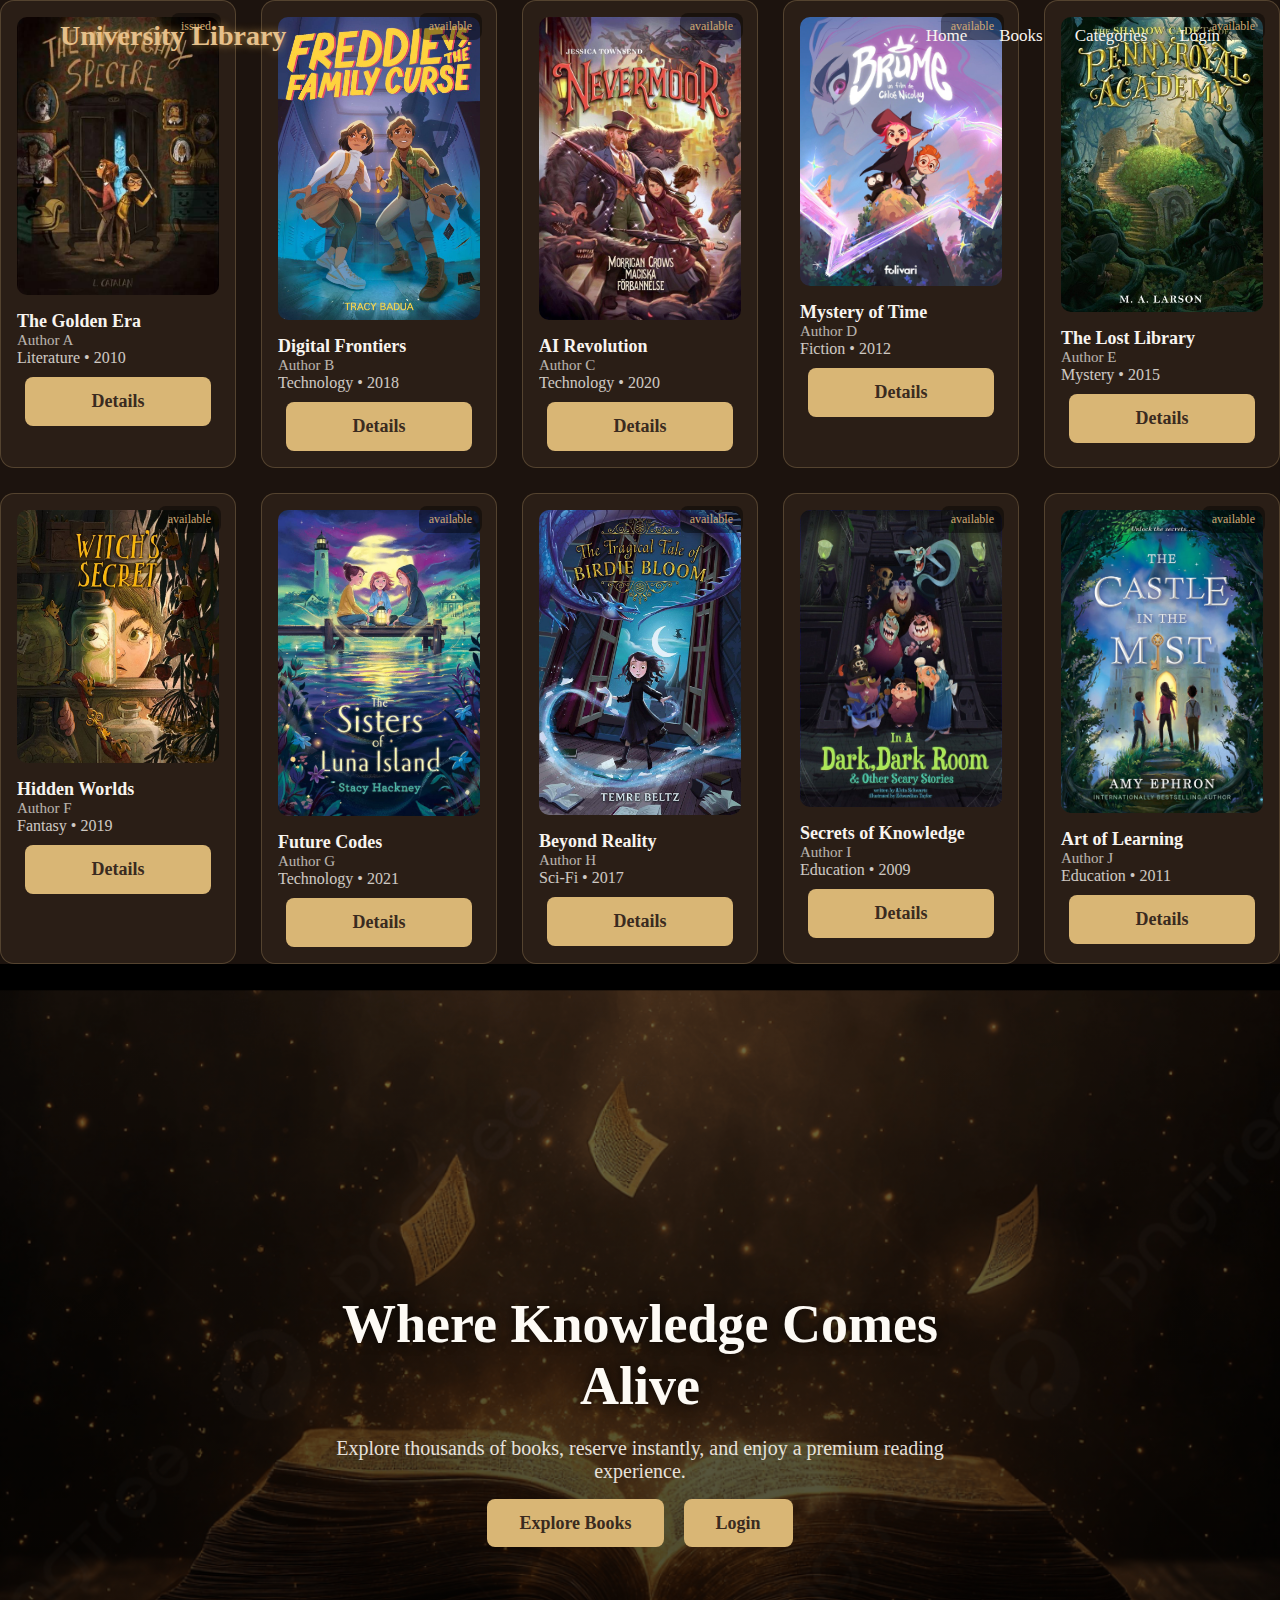
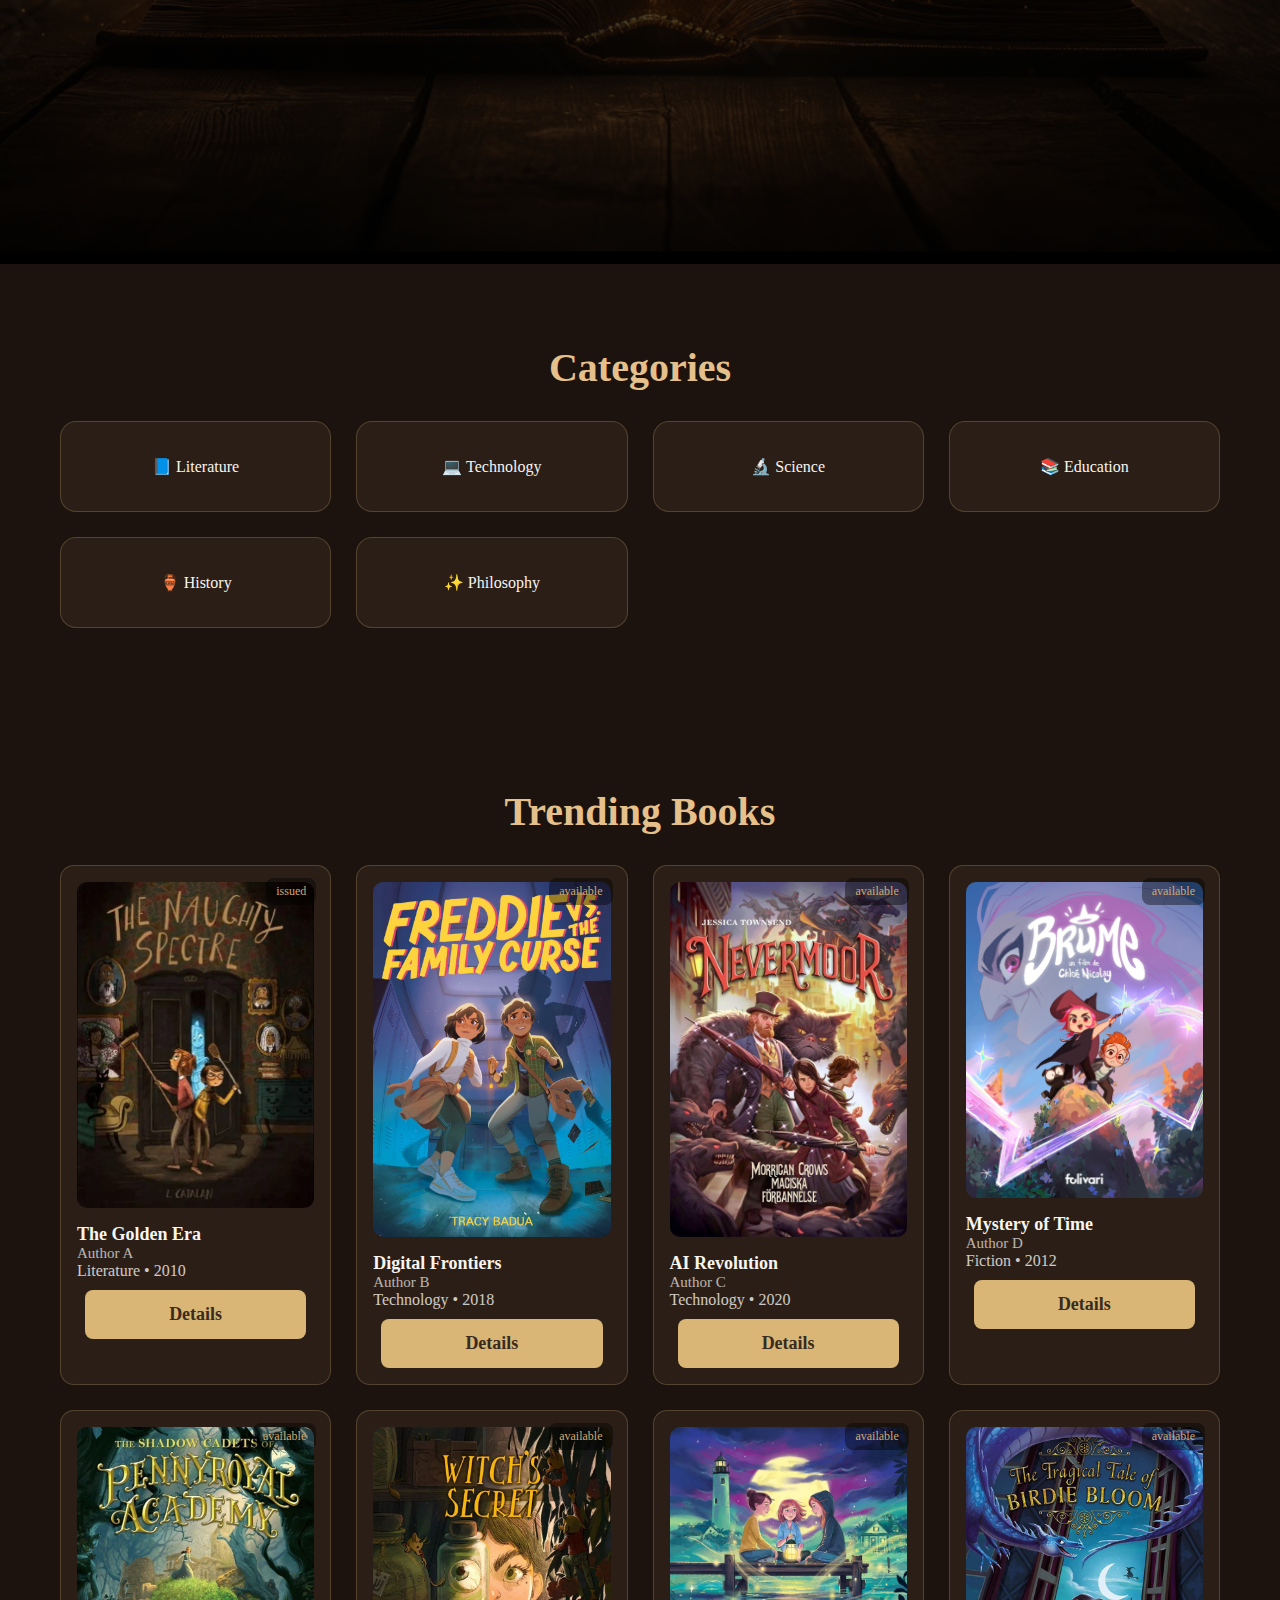
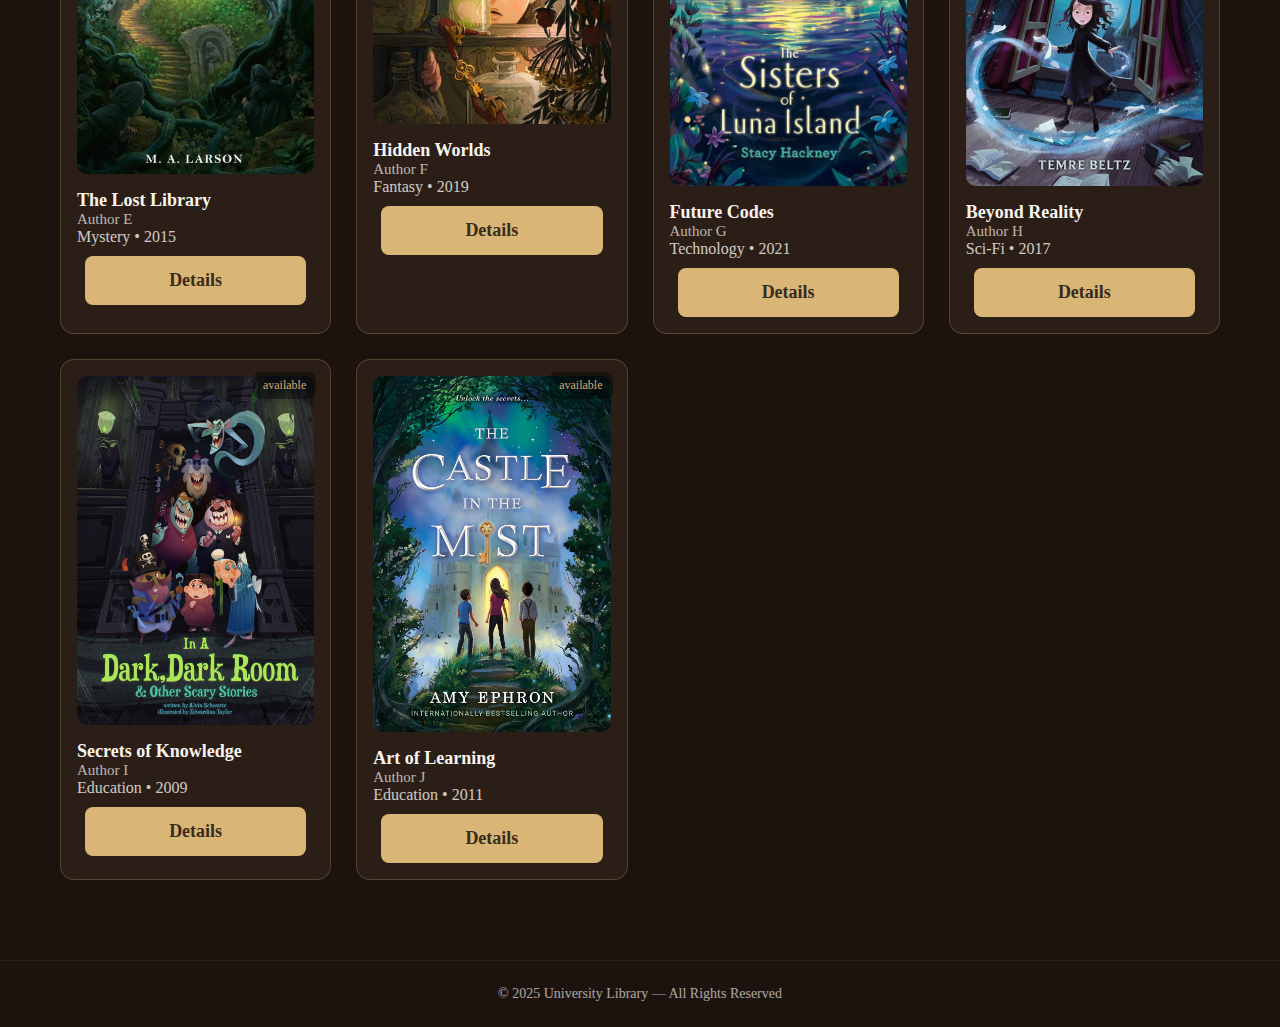
<file: test/index.html>
<!DOCTYPE html>
<html lang="en">
<head>
    <meta charset="UTF-8">
    <title>University Library</title>
    <link rel="stylesheet" href="style.css">
</head>

<body>
<div class="books-grid" id="profileHistory"></div>

    <!-- NAVBAR -->
    <nav class="navbar" id="navbar">
        <div class="logo">University Library</div>
        <div class="nav-links">
            <a href="index.html">Home</a>
            <a href="books.html">Books</a>
            <a href="categories.html">Categories</a>
            <a href="login.html">Login</a>
        </div>
    </nav>

    <!-- HERO SECTION -->
    <section class="hero">
        <div class="hero-content">
            <h1 class="hero-title">Where Knowledge Comes Alive</h1>
            <p class="hero-subtitle">Explore thousands of books, reserve instantly, and enjoy a premium reading experience.</p>

            <a href="books.html" class="btn-gold">Explore Books</a>
            <a href="login.html" class="btn-gold">Login</a>
        </div>
    </section>


    <!-- CATEGORIES SECTION -->
    <section class="section">
        <h2 class="section-title">Categories</h2>

        <div class="category-grid">
            <div class="category-card">📘 Literature</div>
            <div class="category-card">💻 Technology</div>
            <div class="category-card">🔬 Science</div>
            <div class="category-card">📚 Education</div>
            <div class="category-card">🏺 History</div>
            <div class="category-card">✨ Philosophy</div>
        </div>
    </section>


    <!-- TRENDING BOOKS SECTION -->
    <section class="section">
        <h2 class="section-title">Trending Books</h2>

        <div class="books-grid">
            <div class="book-card">
                <img src="images/book1.jpg" alt="">
                <h3 class="book-title">Book Title 1</h3>
                <p class="book-author">Author 1</p>
            </div>

            <div class="book-card">
                <img src="images/book2.jpg" alt="">
                <h3 class="book-title">Book Title 2</h3>
                <p class="book-author">Author 2</p>
            </div>

            <div class="book-card">
                <img src="images/book3.jpg" alt="">
                <h3 class="book-title">Book Title 3</h3>
                <p class="book-author">Author 3</p>
            </div>

            <div class="book-card">
                <img src="images/book4.jpg" alt="">
                <h3 class="book-title">Book Title 4</h3>
                <p class="book-author">Author 4</p>
            </div>
        </div>
    </section>


    <!-- FOOTER -->
    <footer class="footer">
        © 2025 University Library — All Rights Reserved
    </footer>


    <!-- NAVBAR SCROLL SCRIPT -->
    <script>
        const navbar = document.getElementById("navbar");

        window.addEventListener("scroll", () => {
            if (window.scrollY > 80) {
                navbar.classList.add("scrolled");
            } else {
                navbar.classList.remove("scrolled");
            }
        });
    </script>

    <script src="app.js"></script>
</body>
</html>
</file>
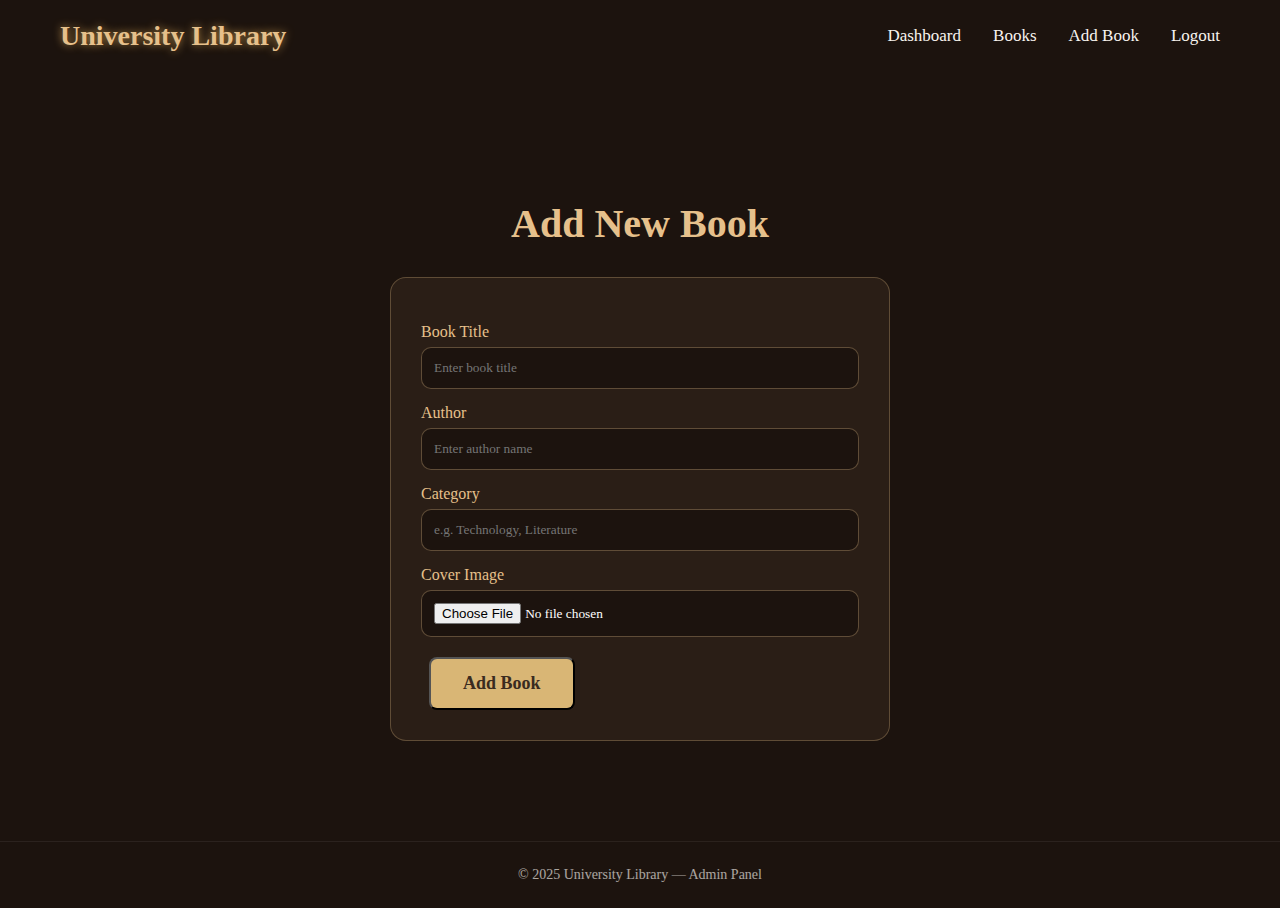
<file: test/add_book.html>
<!DOCTYPE html>
<html lang="en">
<head>
    <meta charset="UTF-8">
    <title>Add Book – University Library</title>
    <link rel="stylesheet" href="style.css">
</head>

<body>

    <!-- NAVBAR -->
    <nav class="navbar" id="navbar">
        <div class="logo">University Library</div>
        <div class="nav-links">
            <a href="admin_dashboard.html">Dashboard</a>
            <a href="books.html">Books</a>
            <a href="add_book.html">Add Book</a>
            <a href="index.html">Logout</a>
        </div>
    </nav>

    <!-- PAGE HEADER -->
    <section class="section" style="margin-top: 120px;">
        <h2 class="section-title">Add New Book</h2>

        <div class="add-form-container">
            <form id="addBookForm">
                <input type="hidden" id="bookId" value="">

                <label>Book Title</label>
                <input type="text" id="title" placeholder="Enter book title" required>

                <label>Author</label>
                <input type="text" id="author" placeholder="Enter author name" required>

                <label>Category</label>
                <input type="text" id="category" placeholder="e.g. Technology, Literature" required>

                <label>Cover Image</label>
                <input type="file" id="imageInput" accept="image/*">

                <button type="submit" class="btn-gold" style="margin-top: 20px;">Add Book</button>
            </form>
        </div>

        <p id="successMsg" style="text-align:center; margin-top:20px; color:#e6c08b; font-size:18px;"></p>
    </section>

    <footer class="footer">
        © 2025 University Library — Admin Panel
    </footer>


    <!-- SCRIPT FOR FORM -->
    <script>
        const form = document.getElementById("addBookForm");
        const successMsg = document.getElementById("successMsg");

        form.addEventListener("submit", function(e){
            e.preventDefault();

            successMsg.textContent = "Book added successfully! ✔️";
            form.reset();

            setTimeout(() => {
                successMsg.textContent = "";
            }, 2500);
        });

        // NAVBAR EFFECT
        const navbar = document.getElementById("navbar");
        window.addEventListener("scroll", () => {
            if (window.scrollY > 80) navbar.classList.add("scrolled");
            else navbar.classList.remove("scrolled");
        });
    </script>
     <script>
document.getElementById("addBookForm").onsubmit = e => {
  e.preventDefault();

  fetch("api/add_book.php", {
    method: "POST",
    headers: { "Content-Type": "application/json" },
    body: JSON.stringify({
      title: title.value,
      author: author.value,
      year: year.value,
      image: image.value
    })
  })
  .then(r=>r.json())
  .then(d=>{
    if(d.status==="success"){
      alert("Book added successfully");
      location.href="books.html";
    } else alert(d.message);
  });
};
</script>

    <script src="app.js"></script>
</body>
</html>
</file>
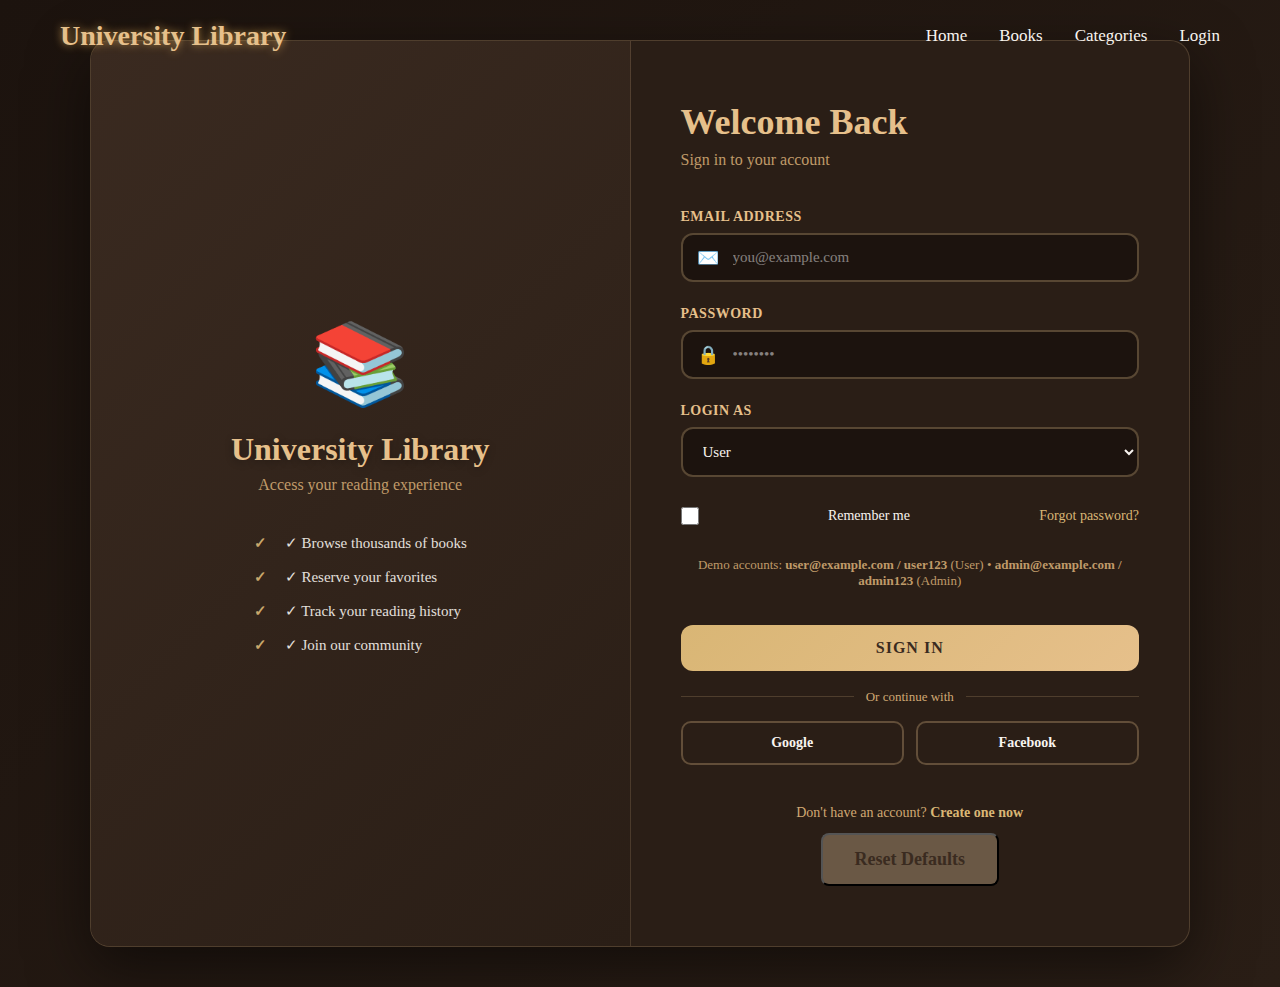
<file: test/admin_dashboard.html>
<!DOCTYPE html>
<html lang="en">
<head>
    <meta charset="UTF-8">
    <title>Admin Dashboard – University Library</title>
    <link rel="stylesheet" href="style.css">
</head>

<body>

    <!-- SIDEBAR -->
    <aside class="admin-sidebar">
        <h2 class="sidebar-title">Admin Panel</h2>

        <a href="admin_dashboard.html" class="sidebar-link active">📊 Dashboard</a>
        <a href="books.html" class="sidebar-link">📚 Manage Books</a>
        <a href="add_book.html" class="sidebar-link">➕ Add Book</a>
        <a href="reservations_admin.html" class="sidebar-link">📝 Reservations</a>
        <a href="index.html" class="sidebar-link">🚪 Logout</a>
    </aside>

    <!-- MAIN CONTENT -->
    <main class="admin-main">

        <div style="display:flex; align-items:center; gap:12px;">
            <div>
                <h1 class="admin-title">Welcome, Admin</h1>
                <p class="admin-subtitle">Here is an overview of your library system.</p>
            </div>
            <div style="margin-left:auto; display:flex; gap:8px;">
                <button id="seedDemoBtn" class="btn-gold">Seed Demo Data</button>
                <button id="resetDemoBtn" class="btn-gold" style="background:#6a5845;">Reset Defaults</button>
            </div>
        </div>

        <!-- DASHBOARD CARDS -->
        <div class="admin-cards" id="adminReport">
            <!-- filled by app.js -->
        </div>

        <!-- LATEST RESERVATIONS TABLE -->
        <h2 class="section-title" style="margin-top:40px;">Recent Reservations</h2>

        <table class="admin-table">
            <tr>
                <th>User</th>
                <th>Book</th>
                <th>Date</th>
                <th>Status</th>
            </tr>
            <tbody id="adminReservationsTableBody"></tbody>
        </table>

    </main>

    <script src="app.js"></script>
</body>
</html>
</file>
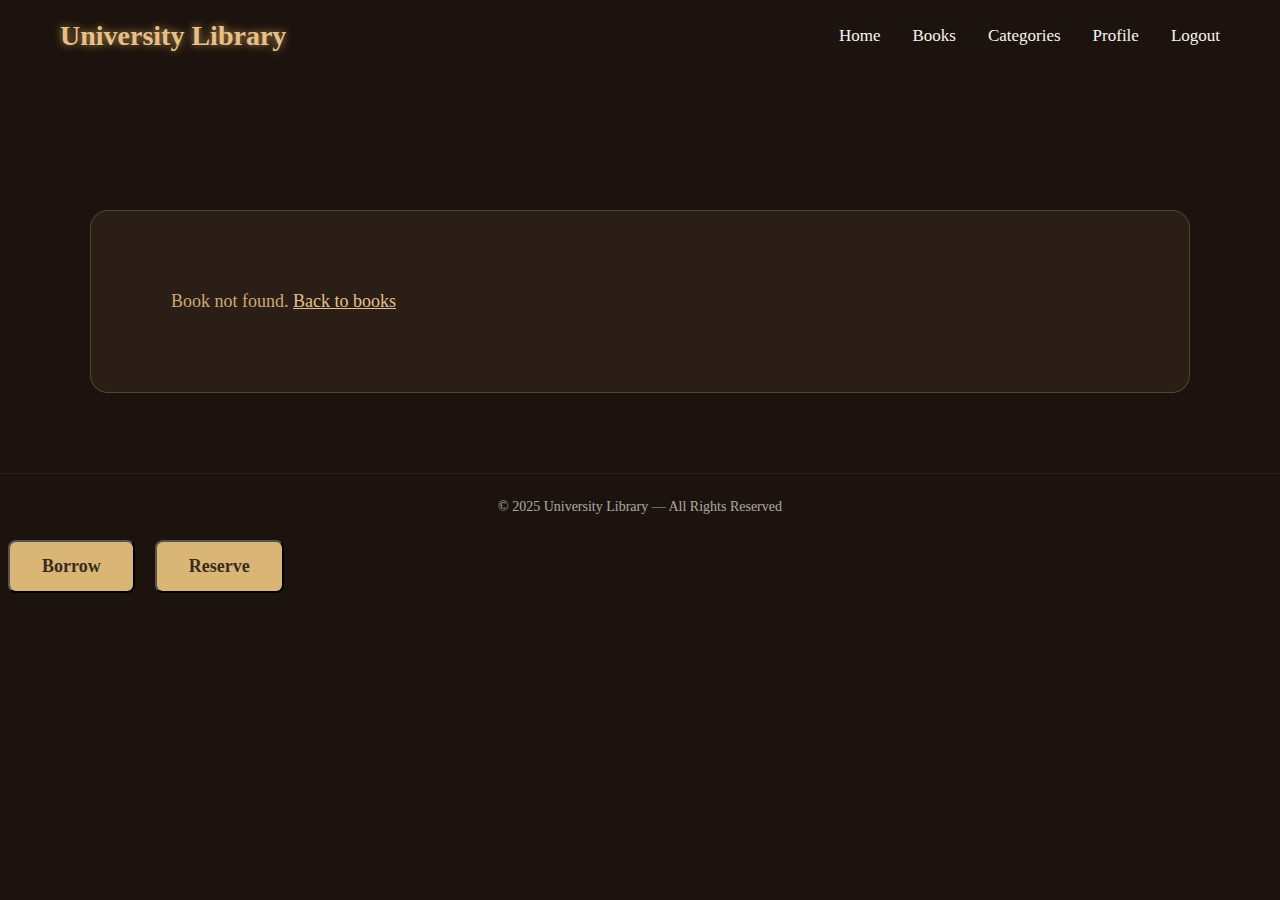
<file: test/book_details.html>
<!DOCTYPE html>
<html lang="en">
<head>
    <meta charset="UTF-8">
    <title>Book Details – University Library</title>
    <link rel="stylesheet" href="style.css">
</head>

<body>

    <!-- NAVBAR -->
    <nav class="navbar" id="navbar">
        <div class="logo">University Library</div>
        <div class="nav-links">
            <a href="index.html">Home</a>
            <a href="books.html">Books</a>
            <a href="categories.html">Categories</a>
            <a href="profile.html">Profile</a>
            <a href="login.html">Logout</a>
        </div>
    </nav>

    <!-- BOOK DETAILS AREA -->
    <section class="section" style="margin-top:130px;">
        <div class="details-container">

            <!-- IMAGE -->
            <div class="details-image">
                <img id="detailsImage" src="" alt="Book Cover">
            </div>

            <!-- INFO -->
            <div class="details-info">

                <h2 id="detailsTitle" class="details-title"></h2>
                <p id="detailsAuthor" class="details-author"></p>
                <div class="details-meta" style="display:flex; gap:18px; flex-wrap:wrap; margin-top:8px;">
                    <span id="detailsISBN" style="opacity:0.85;"></span>
                    <span id="detailsCategory" style="opacity:0.85;"></span>
                    <span id="detailsYear" style="opacity:0.85;"></span>
                    <span id="detailsLanguage" style="opacity:0.85;"></span>
                </div>
                <p id="detailsPublisher" style="opacity:0.85; margin-top:6px;"></p>
                <p id="detailsStatus" style="font-weight:600; color:#e6c08b; margin-top:6px;"></p>

                <p class="details-description" id="detailsDescription" style="margin-top:12px;">
                    This is a preview description.  
                    Each book contains unique information based on the Library's archive database.  
                    The book details are dynamically loaded from the system.
                </p>

                <div style="display:flex; gap:10px; align-items:center; margin-top:16px;">
                    <button id="actionPrimary" class="btn-gold details-btn">Loading...</button>
                    <button id="actionSecondary" class="btn-gold details-btn" style="background:#6a5845; display:none;">Return</button>
                    <button id="actionRenew" class="btn-gold details-btn" style="background:#8ea67f; display:none;">Renew</button>
                </div>

                <div id="borrowerInfo" style="margin-top:12px; opacity:0.85;"></div>
                <div id="reservationsList" style="margin-top:10px; opacity:0.85;"></div>

                <div id="similarBooks" style="margin-top:18px;">
                    <h4 style="margin-bottom:8px; color:#d0a873;">Similar books</h4>
                    <div id="similarBooksGrid" class="books-grid"></div>
                </div>

            </div>

        </div>
    </section>

    <footer class="footer">
        © 2025 University Library — All Rights Reserved
    </footer>

    <script src="app.js"></script>
  <script>
const id = new URLSearchParams(window.location.search).get("id");

fetch("api/books.php?id=" + id)
  .then(r => r.json())
  .then(b => {
    document.querySelector(".details-title").textContent = b.title;
    document.querySelector(".details-author").textContent = b.author;
    document.querySelector(".details-description").textContent = b.description;
    document.querySelector(".details-image img").src = "images/" + b.image;
  });
</script>
  <button class="btn-gold" onclick="borrowBook()">Borrow</button>
<script>
function borrowBook() {
  fetch("api/borrow.php", {
    method: "POST",
    headers: {"Content-Type":"application/json"},
    body: JSON.stringify({ book_id: id })
  })
  .then(r=>r.json())
  .then(d=>alert(d.message));
}
</script>
<button class="btn-gold" onclick="reserveBook()">Reserve</button>

<script>
function reserveBook() {
  fetch("api/reserve.php", {
    method: "POST",
    headers: {"Content-Type":"application/json"},
    body: JSON.stringify({ book_id: id })
  })
  .then(r=>r.json())
  .then(d=>alert(d.message));
}
</script>

</body>
</html>
</file>
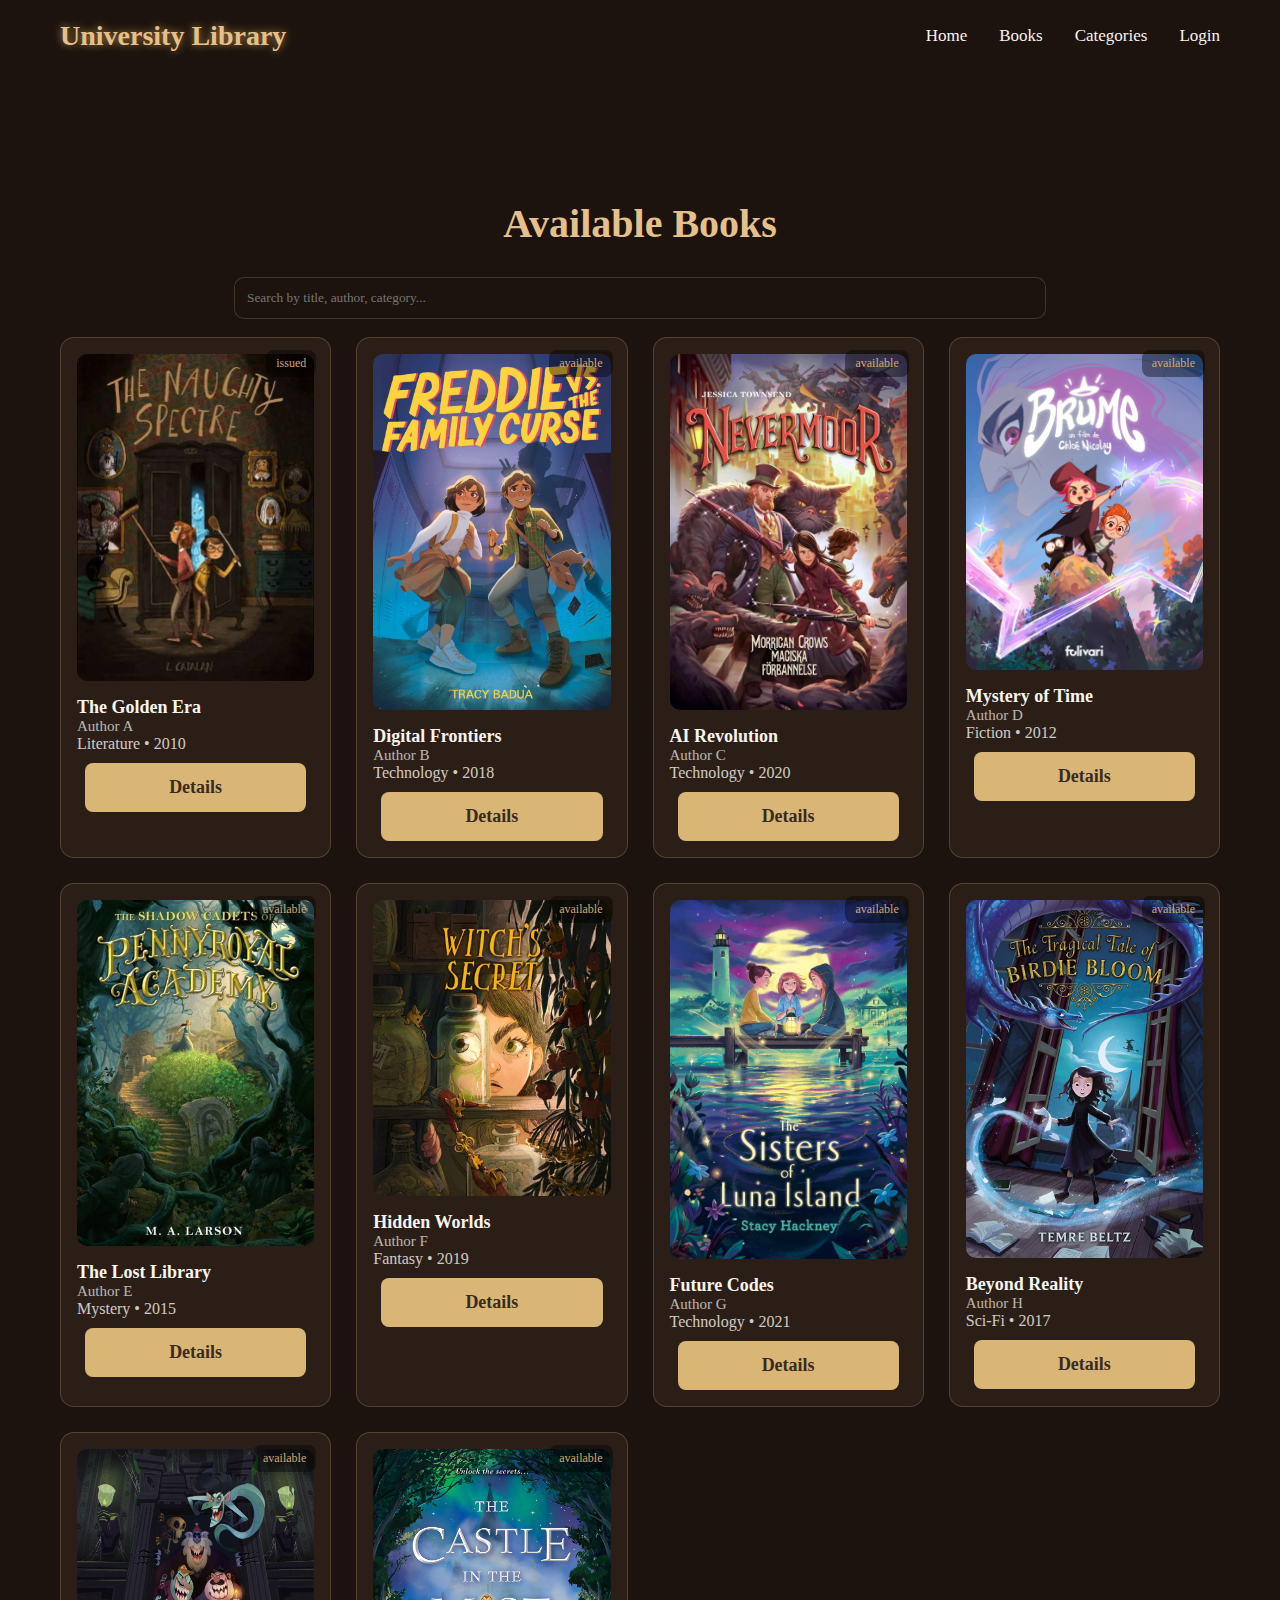
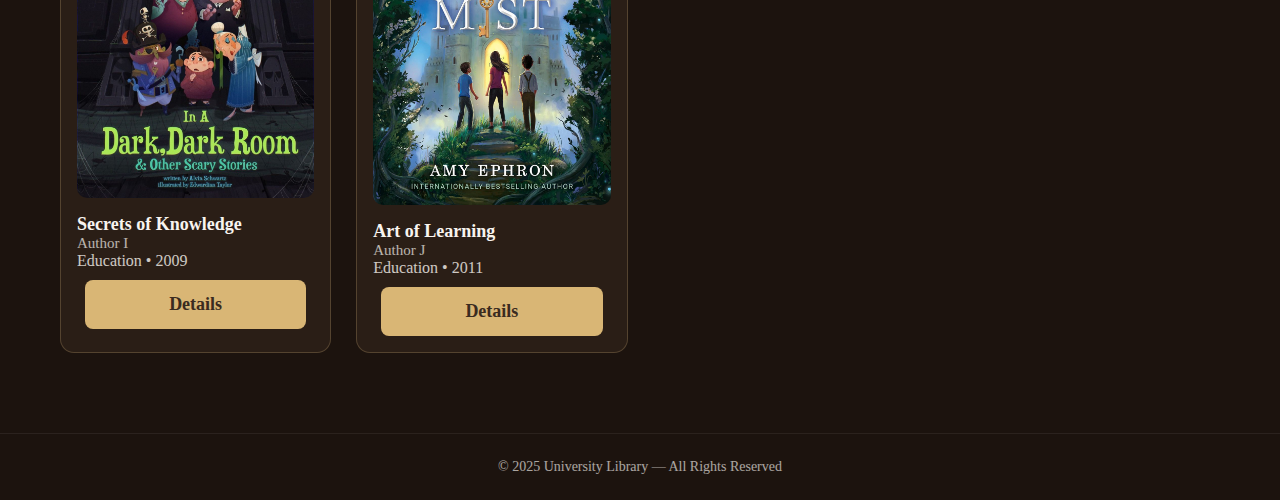
<file: test/books.html>
<!DOCTYPE html>
<html lang="en">
<head>
    <meta charset="UTF-8">
    <title>Books – University Library</title>
    <link rel="stylesheet" href="style.css">
</head>

<body>
<div id="booksContainer"></div>

    <!-- NAVBAR -->
    <nav class="navbar" id="navbar">
        <div class="logo">University Library</div>
        <div class="nav-links">
            <a href="index.html">Home</a>
            <a href="books.html">Books</a>
            <a href="categories.html">Categories</a>
            <a href="login.html">Login</a>
        </div>
    </nav>

    <!-- PAGE HEADER -->
    <section class="section" style="margin-top: 120px;">
        <h2 class="section-title">Available Books</h2>
        <div style="display:flex; justify-content:center; margin-bottom:18px; gap:10px;">
            <input type="search" id="searchBooks" placeholder="Search by title, author, category..." style="width:70%; padding:12px; border-radius:10px; border:1px solid rgba(230,192,139,0.2); background:#1c130e; color:#f8f4ef;">
        </div>

        <div class="books-grid">

            <!-- Book 1 -->
            <div class="book-card">
                <img src="images/book1.jpg" alt="">
                <h3 class="book-title">The Golden Era</h3>
                <p class="book-author">Author A</p>
                <a href="book_details.html" class="btn-gold" style="display:block; text-align:center; margin-top:10px;">Details</a>
            </div>

            <!-- Book 2 -->
            <div class="book-card">
                <img src="images/book2.jpg" alt="">
                <h3 class="book-title">Digital Frontiers</h3>
                <p class="book-author">Author B</p>
                <a href="book_details.html" class="btn-gold" style="display:block; text-align:center; margin-top:10px;">Details</a>
            </div>

            <!-- Book 3 -->
            <div class="book-card">
                <img src="images/book3.jpg" alt="">
                <h3 class="book-title">AI Revolution</h3>
                <p class="book-author">Author C</p>
                <a href="book_details.html" class="btn-gold" style="display:block; text-align:center; margin-top:10px;">Details</a>
            </div>

            <!-- Book 4 -->
            <div class="book-card">
                <img src="images/book4.jpg" alt="">
                <h3 class="book-title">Mystery of Time</h3>
                <p class="book-author">Author D</p>
                <a href="book_details.html" class="btn-gold" style="display:block; text-align:center; margin-top:10px;">Details</a>
            </div>

            <!-- Book 5 -->
            <div class="book-card">
                <img src="images/book5.jpg" alt="">
                <h3 class="book-title">The Lost Library</h3>
                <p class="book-author">Author E</p>
                <a href="book_details.html" class="btn-gold" style="display:block; text-align:center; margin-top:10px;">Details</a>
            </div>

            <!-- Book 6 -->
            <div class="book-card">
                <img src="images/book6.jpg" alt="">
                <h3 class="book-title">Hidden Worlds</h3>
                <p class="book-author">Author F</p>
                <a href="book_details.html" class="btn-gold" style="display:block; text-align:center; margin-top:10px;">Details</a>
            </div>

            <!-- Book 7 -->
            <div class="book-card">
                <img src="images/book7.jpg" alt="">
                <h3 class="book-title">Future Codes</h3>
                <p class="book-author">Author G</p>
                <a href="book_details.html" class="btn-gold" style="display:block; text-align:center; margin-top:10px;">Details</a>
            </div>

            <!-- Book 8 -->
            <div class="book-card">
                <img src="images/book8.jpg" alt="">
                <h3 class="book-title">Beyond Reality</h3>
                <p class="book-author">Author H</p>
                <a href="book_details.html" class="btn-gold" style="display:block; text-align:center; margin-top:10px;">Details</a>
            </div>

            <!-- Book 9 -->
            <div class="book-card">
                <img src="images/book9.jpg" alt="">
                <h3 class="book-title">Secrets of Knowledge</h3>
                <p class="book-author">Author I</p>
                <a href="book_details.html" class="btn-gold" style="display:block; text-align:center; margin-top:10px;">Details</a>
            </div>

            <!-- Book 10 -->
            <div class="book-card">
                <img src="images/book10.jpg" alt="">
                <h3 class="book-title">Art of Learning</h3>
                <p class="book-author">Author J</p>
                <a href="book_details.html" class="btn-gold" style="display:block; text-align:center; margin-top:10px;">Details</a>
            </div>

        </div>
    </section>


    <!-- FOOTER -->
    <footer class="footer">
        © 2025 University Library — All Rights Reserved
    </footer>


    <!-- NAVBAR SCROLL SCRIPT -->
    <script>
        const navbar = document.getElementById("navbar");
        window.addEventListener("scroll", () => {
            if (window.scrollY > 80) navbar.classList.add("scrolled");
            else navbar.classList.remove("scrolled");
        });
    </script>

    <script src="app.js"></script>
</body>
</html>
</file>
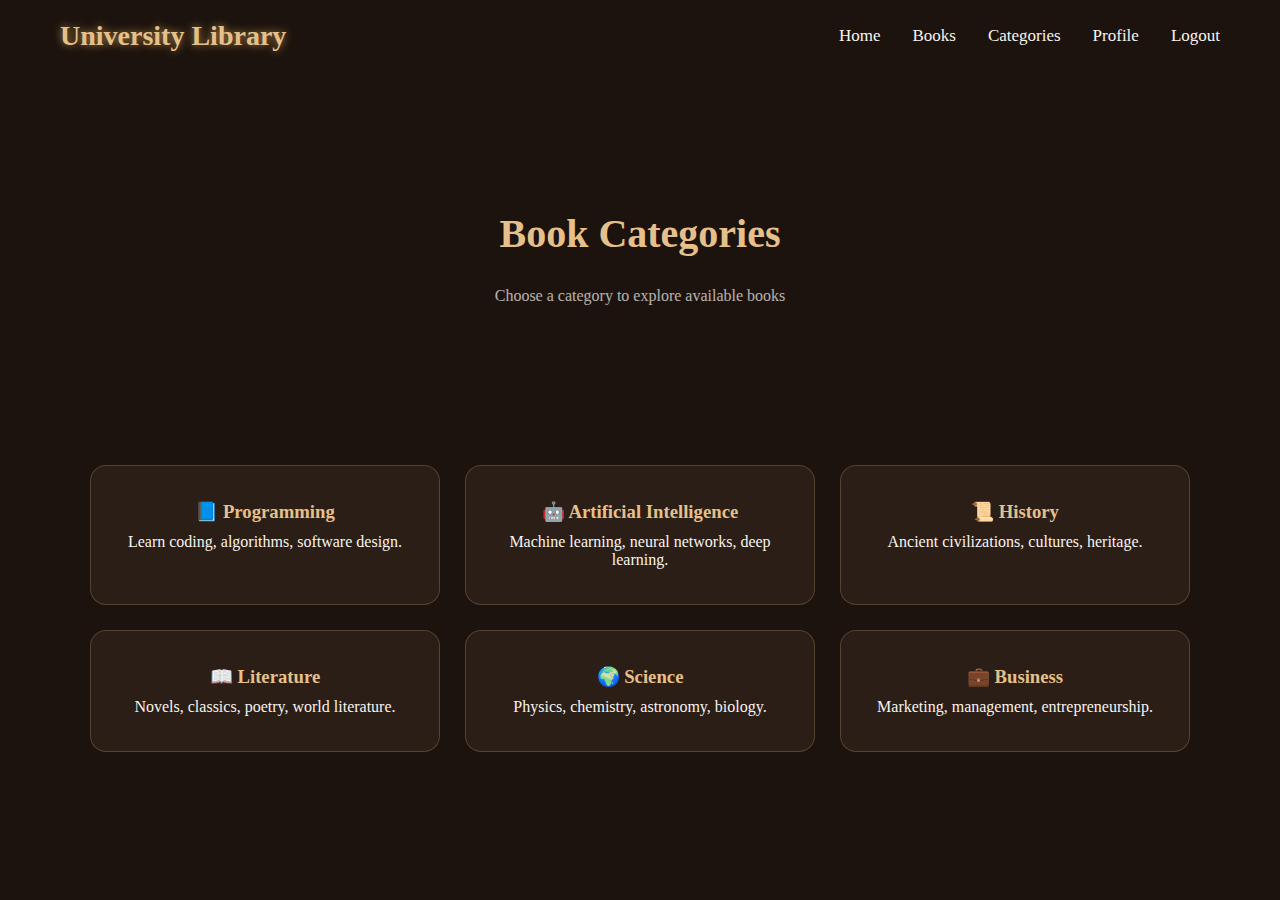
<file: test/categories.html>
<!DOCTYPE html>
<html lang="en">
<head>
    <meta charset="UTF-8">
    <title>Categories – University Library</title>
    <link rel="stylesheet" href="style.css">
</head>

<body>

    <!-- NAVBAR -->
    <nav class="navbar" id="navbar">
        <div class="logo">University Library</div>
        <div class="nav-links">
            <a href="index.html">Home</a>
            <a href="books.html">Books</a>
            <a href="categories.html">Categories</a>
            <a href="profile.html">Profile</a>
            <a href="login.html">Logout</a>
        </div>
    </nav>

    <!-- PAGE TITLE -->
    <section class="section" style="margin-top:130px;">
        <h2 class="section-title">Book Categories</h2>
        <p style="text-align:center;opacity:.7;">Choose a category to explore available books</p>
    </section>

    <!-- CATEGORIES GRID -->
    <section class="section">
        <div class="categories-grid">

            <div class="category-card">
                <h3>📘 Programming</h3>
                <p>Learn coding, algorithms, software design.</p>
            </div>

            <div class="category-card">
                <h3>🤖 Artificial Intelligence</h3>
                <p>Machine learning, neural networks, deep learning.</p>
            </div>

            <div class="category-card">
                <h3>📜 History</h3>
                <p>Ancient civilizations, cultures, heritage.</p>
            </div>

            <div class="category-card">
                <h3>📖 Literature</h3>
                <p>Novels, classics, poetry, world literature.</p>
            </div>

            <div class="category-card">
                <h3>🌍 Science</h3>
                <p>Physics, chemistry, astronomy, biology.</p>
            </div>

            <div class="category-card">
                <h3>💼 Business</h3>
                <p>Marketing, management, entrepreneurship.</p>
            </div>

        </div>
    </section>

    <script src="app.js"></script>
</body>
</html>
</file>
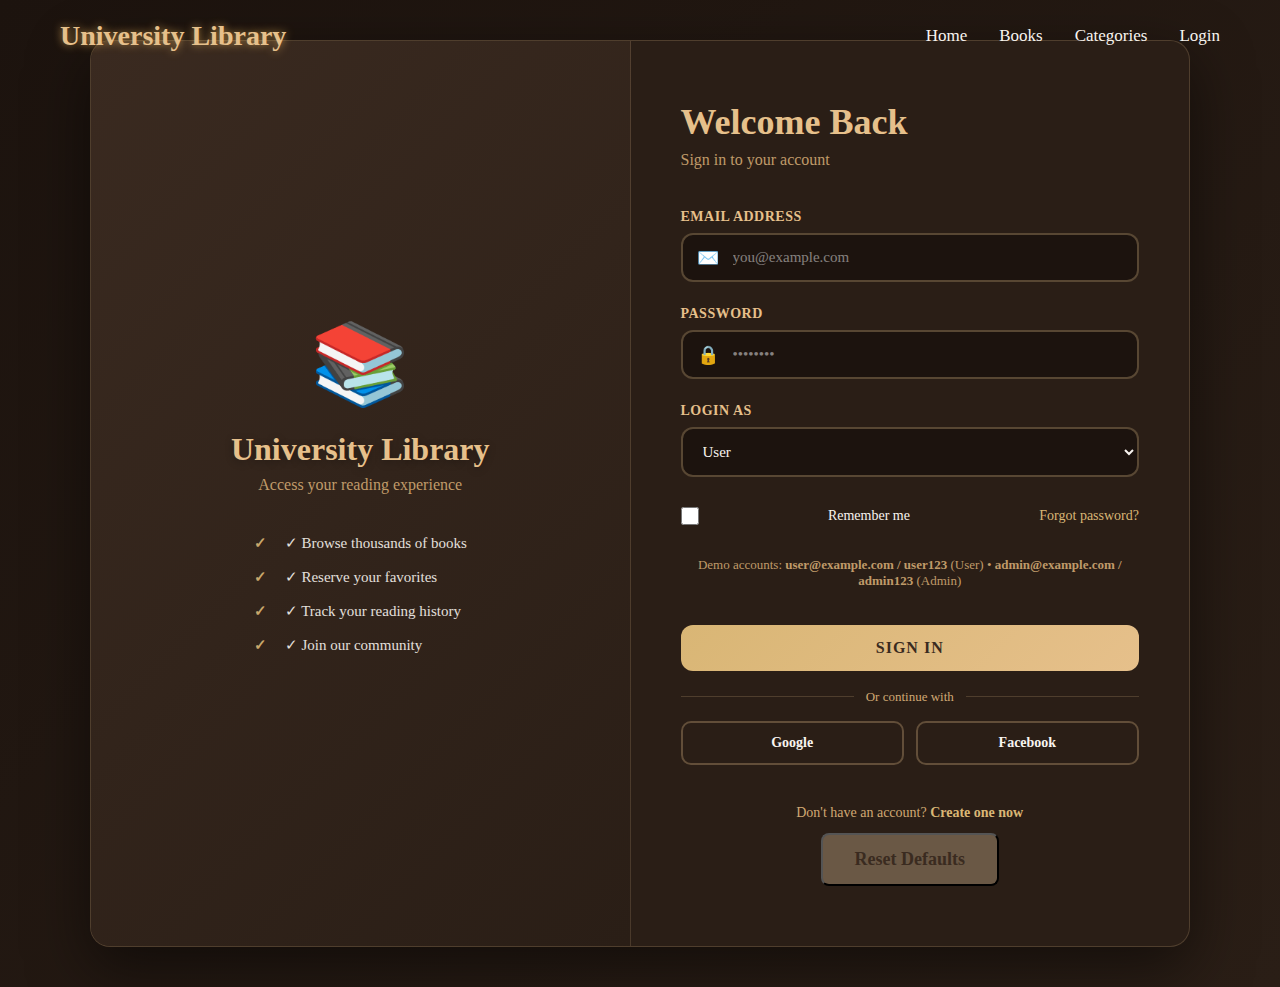
<file: test/login.html>
<!DOCTYPE html>
<html lang="en">
<head>
    <meta charset="UTF-8">
    <meta name="viewport" content="width=device-width, initial-scale=1.0">
    <title>Login - University Library</title>
    <link rel="stylesheet" href="style.css">
</head>
<body>
    <!-- NAVBAR -->
    <nav class="navbar" id="navbar">
        <div class="logo">University Library</div>
        <div class="nav-links">
            <a href="index.html">Home</a>
            <a href="books.html">Books</a>
            <a href="categories.html">Categories</a>
            <a href="login.html">Login</a>
        </div>
    </nav>

    <!-- LOGIN SECTION -->
    <section class="login-section">
        <div class="login-wrapper">
            <!-- Left Side - Branding -->
            <div class="login-brand">
                <div class="brand-icon">📚</div>
                <h2>University Library</h2>
                <p>Access your reading experience</p>
                <div class="brand-features">
                    <div class="feature">✓ Browse thousands of books</div>
                    <div class="feature">✓ Reserve your favorites</div>
                    <div class="feature">✓ Track your reading history</div>
                    <div class="feature">✓ Join our community</div>
                </div>
            </div>

            <!-- Right Side - Login Form -->
            <div class="login-form-wrapper">
                <div class="form-header">
                    <h1>Welcome Back</h1>
                    <p>Sign in to your account</p>
                </div>

                <form id="loginForm" class="login-form">
                    <div class="form-group">
                        <label for="email">Email Address</label>
                        <div class="input-wrapper">
                            <span class="input-icon">✉️</span>
                            <input type="email" id="email" name="email" placeholder="you@example.com" required>
                        </div>
                    </div>

                    <div class="form-group">
                        <label for="password">Password</label>
                        <div class="input-wrapper">
                            <span class="input-icon">🔒</span>
                            <input type="password" id="password" name="password" placeholder="••••••••" required>
                        </div>
                    </div>

                    <div class="form-group">
                        <label for="role">Login As</label>
                        <select id="role" name="role" class="role-select" required>
                                <option value="user">User</option>
                                <option value="admin">Administrator</option>
                                <option value="librarian">Librarian</option>
                            </select>
                    </div>

                    <div class="form-remember">
                        <input type="checkbox" id="remember" name="remember">
                        <label for="remember">Remember me</label>
                        <a href="#" class="forgot-password">Forgot password?</a>
                    </div>

                    <div id="loginError" class="login-error" style="display:none;"></div>

                    <div style="margin-top:8px; text-align:center; color:#d0a873; font-size:13px; opacity:0.9;">
                        Demo accounts: <strong>user@example.com / user123</strong> (User) • <strong>admin@example.com / admin123</strong> (Admin)
                    </div>

                    <button type="submit" class="btn-login">Sign In</button>
                </form>

                <div class="form-divider">
                    <span>Or continue with</span>
                </div>

                <div class="social-login">
                    <button type="button" class="social-btn google-btn">Google</button>
                    <button type="button" class="social-btn facebook-btn">Facebook</button>
                </div>

                <div class="form-footer">
                    <p>Don't have an account? <a href="#" class="signup-link">Create one now</a></p>
                </div>
                <div style="text-align:center; margin-top:12px;">
                    <button id="resetDemoBtn" class="btn-gold" style="background:#6a5845;">Reset Defaults</button>
                </div>
            </div>
        </div>
    </section>

    <!-- SIGNUP MODAL -->
    <div id="signupModal" class="signup-modal" style="display:none; position:fixed; inset:0; background:rgba(0,0,0,0.6); z-index:1001; justify-content:center; align-items:center;">
        <div style="background:#2a1e16; padding:24px; border-radius:10px; width:420px;">
            <h3 style="color:#e6c08b; margin-bottom:10px;">Create Account</h3>
            <form id="signupForm">
                <label style="color:#d0a873">Full Name</label>
                <input type="text" id="signupName" required>
                <label style="color:#d0a873; margin-top:8px;">Email</label>
                <input type="email" id="signupEmail" required>
                <label style="color:#d0a873; margin-top:8px;">Password</label>
                <input type="password" id="signupPassword" required>
                <label style="color:#d0a873; margin-top:8px;">Type</label>
                <select id="signupType">
                    <option value="member">Member</option>
                    <option value="staff">Staff</option>
                </select>
                <div style="display:flex; gap:8px; margin-top:12px; justify-content:flex-end;">
                    <button id="cancelSignup" type="button" class="btn-gold" style="background:#6a5845;">Cancel</button>
                    <button type="submit" class="btn-gold">Create</button>
                </div>
            </form>
        </div>
    </div>

    <script src="app.js"></script>
<script>
document.getElementById("loginForm").addEventListener("submit", function(e) {
  e.preventDefault();

  const email = document.getElementById("email").value;
  const password = document.getElementById("password").value;

  fetch("api/login.php", {
    method: "POST",
    headers: { "Content-Type": "application/json" },
    body: JSON.stringify({
      email: email,
      password: password
    })
  })
  .then(res => res.json())
  .then(data => {
    if (data.status === "success") {
      window.location.href = "index.html";
    } else {
      const err = document.getElementById("loginError");
      err.style.display = "block";
      err.textContent = data.message;
    }
  })
  .catch(err => console.error(err));
});
</script>

   

</body>
</html>
</file>
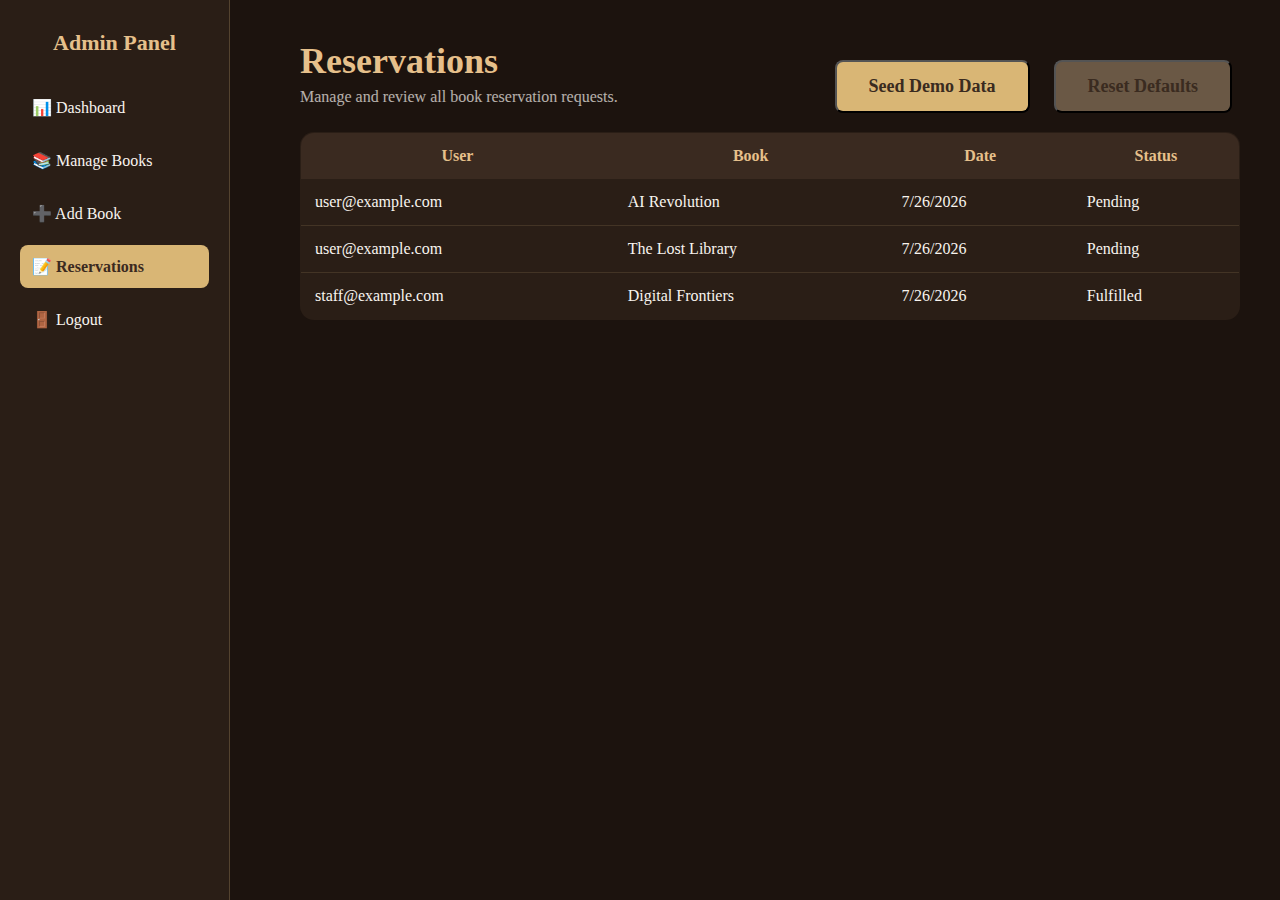
<file: test/reservations_admin.html>
<!DOCTYPE html>
<html lang="en">
<head>
    <meta charset="UTF-8">
    <title>Reservations – University Library</title>
    <link rel="stylesheet" href="style.css">
</head>

<body>

    <!-- SIDEBAR -->
    <aside class="admin-sidebar">
        <h2 class="sidebar-title">Admin Panel</h2>

        <a href="admin_dashboard.html" class="sidebar-link">📊 Dashboard</a>
        <a href="books.html" class="sidebar-link">📚 Manage Books</a>
        <a href="add_book.html" class="sidebar-link">➕ Add Book</a>
        <a href="reservations_admin.html" class="sidebar-link active">📝 Reservations</a>
        <a href="index.html" class="sidebar-link">🚪 Logout</a>
    </aside>

    <!-- MAIN CONTENT -->
    <main class="admin-main">

        <div style="display:flex; align-items:center; gap:12px;">
            <div>
                <h1 class="admin-title">Reservations</h1>
                <p class="admin-subtitle">Manage and review all book reservation requests.</p>
            </div>
            <div style="margin-left:auto; display:flex; gap:8px;">
                <button id="seedDemoBtn" class="btn-gold">Seed Demo Data</button>
                <button id="resetDemoBtn" class="btn-gold" style="background:#6a5845;">Reset Defaults</button>
            </div>
        </div>


        <!-- RESERVATIONS TABLE -->
        <table class="admin-table">
            <tr>
                <th>User</th>
                <th>Book</th>
                <th>Date</th>
                <th>Status</th>
            </tr>
            <tbody id="reservationsTableBody"></tbody>

        </table>

    </main>

    <script src="app.js"></script>
</body>
</html>
</file>
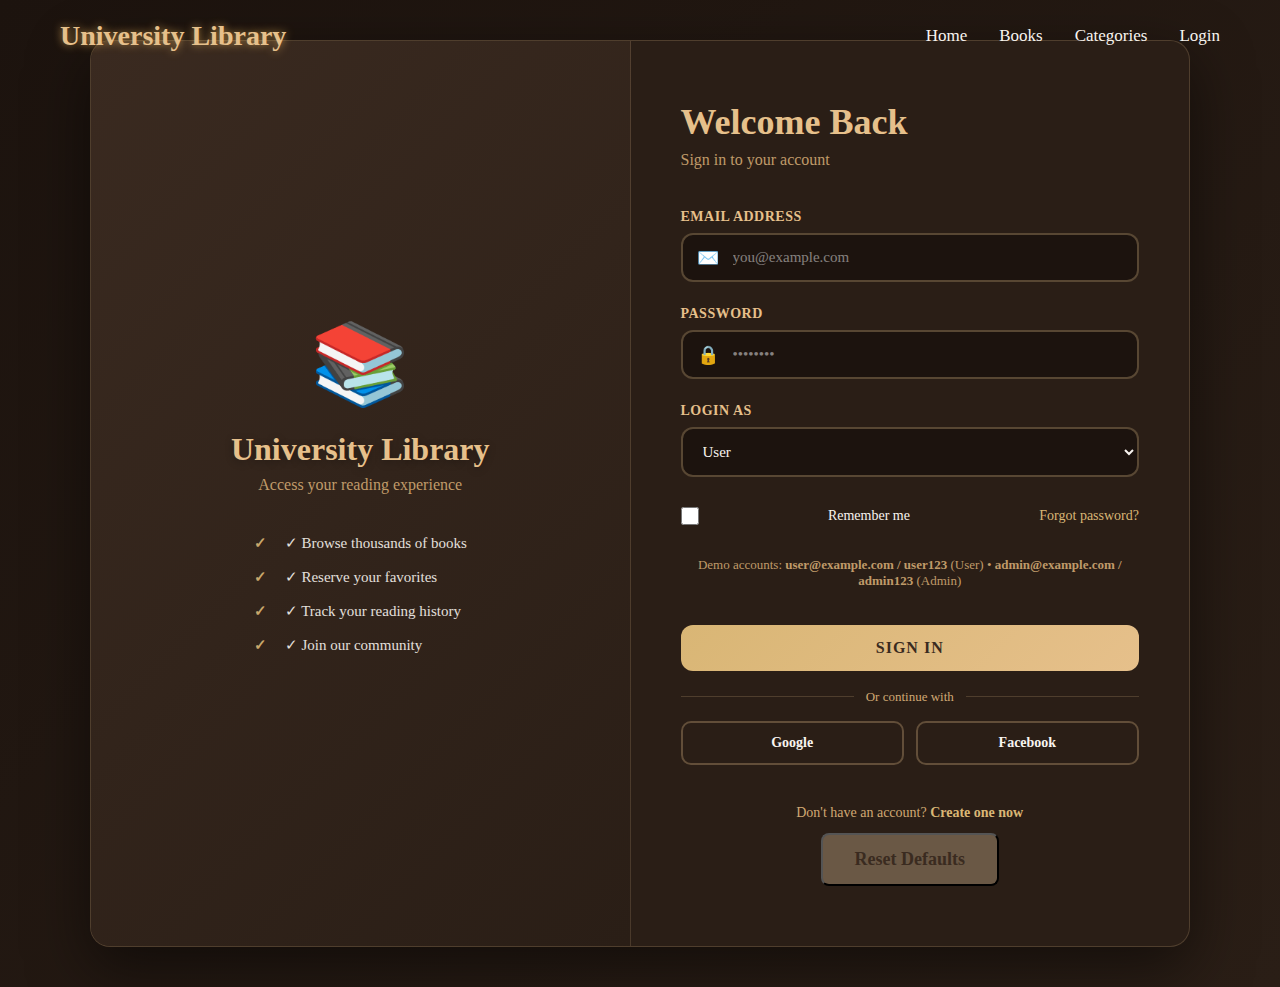
<file: test/user_dashboard.html>
<!DOCTYPE html>
<html lang="en">
<head>
    <meta charset="UTF-8">
    <title>User Dashboard – University Library</title>
    <link rel="stylesheet" href="style.css">
</head>

<body>

    <!-- NAVBAR -->
    <nav class="navbar" id="navbar">
        <div class="logo">University Library</div>
        <div class="nav-links">
            <a href="index.html">Home</a>
            <a href="books.html">Books</a>
            <a href="user_dashboard.html">My Dashboard</a>
            <a href="index.html">Logout</a>
        </div>
    </nav>

    <!-- USER DASHBOARD HEADER -->
    <section class="section" style="margin-top: 130px;">
        <div style="display:flex; align-items:center; gap:12px;">
            <div>
                <h2 class="section-title">Welcome, User</h2>
        
            </div>
            <div style="margin-left:auto; display:flex; gap:8px;">
                <button id="resetDemoBtn" class="btn-gold" style="background:#6a5845;">Reset Defaults</button>
            </div>
        </div>
        <p style="text-align:center; opacity:0.8; margin-top:-10px;">
            Here you can view your reservations and explore available books.
        </p>
    </section>


    <!-- MY BORROWED -->
    <section class="section">
        <h2 class="section-title">My Borrowed</h2>

        <div id="myBorrowedGrid" class="books-grid">
            <!-- filled by app.js -->
        </div>
    </section>

    <!-- MY RESERVATIONS -->
    <section class="section">
        <h2 class="section-title">My Reservations</h2>

        <div id="myReservationsGrid" class="books-grid">
            <div class="book-card">
                <img src="images/book1.jpg">
                <h3 class="book-title">The Golden Era</h3>
                <p class="book-author">Author A</p>
                <a href="book_details.html" class="btn-gold" style="display:block;text-align:center;margin-top:10px;">
                    View
                </a>
            </div>
            <div class="book-card">
                <img src="images/book3.jpg">
                <h3 class="book-title">AI Revolution</h3>
                <p class="book-author">Reserved</p>
            </div>

            <div class="book-card">
                <img src="images/book5.jpg">
                <h3 class="book-title">The Lost Library</h3>
                <p class="book-author">Reserved</p>
                <span class="btn-gold" style="display:block;text-align:center;margin-top:10px; background:#6a5845; cursor:default;">Reserved</span>
            </div>

            <!-- New reserved book beside the others -->
            <div class="book-card">
                <img src="images/book4.jpg">
                <h3 class="book-title">The Naughty</h3>
                <p class="book-author">Reserved</p>
                <span class="btn-gold" style="display:block;text-align:center;margin-top:10px; background:#6a5845; cursor:default;">Reserved</span>
            </div>
        </div>
    </section>


    <!-- AVAILABLE BOOKS -->
    <section class="section">
        <h2 class="section-title">Available Books</h2>

        <div id="availableBooksGrid" class="books-grid">

            <div class="book-card">
                <img src="images/book1.jpg">
                <h3 class="book-title">The Golden Era</h3>
                <p class="book-author">Author A</p>
                <a href="book_details.html?id=1" class="btn-gold" style="display:block;text-align:center;margin-top:10px;">View</a>
            </div>

            <div class="book-card">
                <img src="images/book2.jpg">
                <h3 class="book-title">Digital Frontiers</h3>
                <p class="book-author">Author B</p>
                <a href="book_details.html?id=2" class="btn-gold" style="display:block;text-align:center;margin-top:10px;">View</a>
            </div>

            <!-- Reserved items (shown here for demonstration in available list) -->
            <div class="book-card">
                <img src="images/book3.jpg">
                <h3 class="book-title">AI Revolution</h3>
                <p class="book-author">Reserved</p>
                <span class="btn-gold" style="display:block;text-align:center;margin-top:10px; background:#6a5845; cursor:default;">Reserved</span>
            </div>

            <div class="book-card">
                <img src="images/book5.jpg">
                <h3 class="book-title">The Lost Library</h3>
                <p class="book-author">Reserved</p>
                <span class="btn-gold" style="display:block;text-align:center;margin-top:10px; background:#6a5845; cursor:default;">Reserved</span>
            </div>

        </div>
        
    
    </section>


    <!-- FOOTER -->
    <footer class="footer">
        © 2025 University Library — User Dashboard
    </footer>

    
    <!-- NAVBAR SCROLL SCRIPT -->
    <script>
        const navbar = document.getElementById("navbar");
        window.addEventListener("scroll", () => {
            if (window.scrollY > 80) navbar.classList.add("scrolled");
            else navbar.classList.remove("scrolled");
        });
    </script>

    <script src="app.js"></script>
</body>
</html>
</file>
<file: test/style.css>
/* -------------------------------------------------
   Global Styles
---------------------------------------------------*/
* {
    margin: 0;
    padding: 0;
    box-sizing: border-box;
    font-family: "Merriweather", serif;
}

body {
    background-color: #1c130e;
    color: #f8f4ef;
    overflow-x: hidden;
}

/* Smooth transitions */
a, button {
    transition: 0.3s ease;
}

/* -------------------------------------------------
   NAVBAR
---------------------------------------------------*/
.navbar {
    width: 100%;
    position: absolute;
    top: 0;
    padding: 20px 60px;
    display: flex;
    justify-content: space-between;
    align-items: center;
    z-index: 1000;
}

.navbar.scrolled {
    position: fixed;
    background: rgba(20, 15, 10, 0.85);
    backdrop-filter: blur(6px);
    border-bottom: 1px solid rgba(255, 215, 150, 0.2);
}

.logo {
    font-size: 28px;
    font-weight: bold;
    color: #e6c08b;
    text-shadow: 0 0 8px rgba(255, 196, 100, 0.7);
}

.nav-links {
    display: flex;
    gap: 32px;
}

.nav-links a {
    color: #f8f4ef;
    text-decoration: none;
    font-size: 17px;
}

.nav-links a:hover {
    color: #e6c08b;
}

/* -------------------------------------------------
   HERO SECTION
---------------------------------------------------*/
.hero {
    width: 100%;
    height: 100vh;
    background: url("images/hero-book.png") center/cover no-repeat;
    position: relative;
    display: flex;
    justify-content: center;
    align-items: center;
    text-align: center;
}

.hero::after {
    content: "";
    position: absolute;
    inset: 0;
    background: linear-gradient(
        rgba(0,0,0,0.55),
        rgba(0,0,0,0.75)
    );
}

.hero-content {
    position: relative;
    z-index: 10;
    max-width: 700px;
}

.hero-title {
    font-size: 54px;
    margin-bottom: 20px;
    color: #fdfaf5;
    text-shadow: 0 0 12px rgba(0,0,0,0.7);
}

.hero-subtitle {
    font-size: 20px;
    opacity: 0.9;
    margin-bottom: 30px;
}

.btn-gold {
    padding: 14px 32px;
    background: #d9b675;
    color: #3a2b20;
    text-decoration: none;
    border-radius: 8px;
    font-size: 18px;
    margin: 0 8px;
    font-weight: bold;
}

.btn-gold:hover {
    background: #f3d8a0;
    transform: scale(1.05);
}

/* -------------------------------------------------
   SECTIONS
---------------------------------------------------*/

.section {
    padding: 80px 60px;
}

.section-title {
    font-size: 40px;
    margin-bottom: 30px;
    color: #e6c08b;
    text-align: center;
}


/* Categories */
.category-grid {
    display: grid;
    grid-template-columns: repeat(auto-fit, minmax(220px, 1fr));
    gap: 25px;
}

.category-card {
    background: #2a1e16;
    padding: 30px;
    border-radius: 14px;
    text-align: center;
    border: 1px solid rgba(255, 215, 150, 0.15);
    transition: 0.3s;
}

.category-card:hover {
    transform: translateY(-6px);
    border-color: #e6c08b;
}

/* Books Grid */
.books-grid {
    display: grid;
    grid-template-columns: repeat(auto-fit, minmax(230px, 1fr));
    gap: 25px;
}

.book-card {
    background: #2a1e16;
    padding: 16px;
    border-radius: 14px;
    border: 1px solid rgba(255, 215, 150, 0.2);
    transition: 0.3s;
    position: relative;
}

.book-card:hover {
    transform: translateY(-5px);
    border-color: #e6c08b;
}

.book-card img {
    width: 100%;
    border-radius: 10px;
}

/* Reservation cards: make images uniform & cropped */
#myReservationsGrid .book-card img {
    width: 100%;
    height: 200px;
    object-fit: cover;
    border-radius: 10px;
}

.book-title {
    margin-top: 12px;
    font-size: 18px;
    color: #f8f4ef;
}

.book-author {
    opacity: 0.7;
    font-size: 15px;
}

/* Footer */
.footer {
    text-align: center;
    padding: 25px 0;
    font-size: 14px;
    opacity: 0.65;
    border-top: 1px solid rgba(255,255,255,0.1);
}
/* -------------------------------------------------
   ADD BOOK FORM
---------------------------------------------------*/
.add-form-container {
    max-width: 500px;
    margin: 0 auto;
    background: #2a1e16;
    padding: 30px;
    border-radius: 16px;
    border: 1px solid rgba(255,215,150,0.25);
}

.add-form-container label {
    display: block;
    margin-top: 15px;
    font-size: 16px;
    color: #e6c08b;
}

.add-form-container input {
    width: 100%;
    padding: 12px;
    background: #1c130e;
    border: 1px solid #e6c08b55;
    border-radius: 10px;
    margin-top: 6px;
    color: white;
}

.add-form-container input:focus {
    outline: none;
    border-color: #d5b075;
    box-shadow: 0 0 6px rgba(255,215,150,0.4);
}
/* -------------------------------------------------
   BOOK DETAILS PAGE
---------------------------------------------------*/
.details-container {
    display: flex;
    gap: 40px;
    max-width: 1100px;
    margin: 0 auto;
    background: #2a1e16;
    padding: 40px;
    border-radius: 18px;
    border: 1px solid rgba(255, 215, 150, 0.2);
}

.details-image img {
    width: 300px;
    border-radius: 14px;
    border: 2px solid #d9b675;
}

.details-info {
    flex: 1;
    max-width: 480px;         
    word-wrap: break-word;
    overflow-wrap: break-word;
}

.details-description {
    max-width: 100%;
    white-space: normal;
}


.details-title {
    font-size: 36px;
    color: #e6c08b;
    margin-bottom: 10px;
}

.details-author {
    font-size: 18px;
    opacity: 0.8;
    margin-bottom: 20px;
}

.details-description {
    font-size: 16px;
    line-height: 1.7;
    margin-bottom: 30px;
}

.details-btn {
    padding: 12px 28px;
    font-size: 18px;
}

/* Book details meta and lists */
.details-meta span { color:#d0a873; opacity:0.95; font-size:14px; }
#borrowerInfo { background: rgba(230,192,139,0.04); padding:8px 12px; border-radius:8px; margin-top:10px; }
#reservationsList { background: rgba(217,182,117,0.03); padding:8px 12px; border-radius:8px; margin-top:8px; }
.details-info .btn-gold { min-width:120px; }
.similar-books .books-grid { grid-template-columns: repeat(auto-fit,minmax(140px,1fr)); gap:12px; margin-top:8px; }

/* -------------------------------------------------
   ADMIN DASHBOARD
---------------------------------------------------*/

.admin-sidebar {
    position: fixed;
    left: 0;
    top: 0;
    width: 230px;
    height: 100vh;
    background: #2a1e16;
    border-right: 1px solid rgba(255,215,150,0.2);
    padding: 30px 20px;
}

.sidebar-title {
    font-size: 22px;
    color: #e6c08b;
    margin-bottom: 30px;
    text-align: center;
}

.sidebar-link {
    display: block;
    padding: 12px;
    margin-bottom: 10px;
    color: #f8f4ef;
    text-decoration: none;
    border-radius: 8px;
    transition: 0.3s;
}

.sidebar-link:hover {
    background: #4a382c;
}

.sidebar-link.active {
    background: #d9b675;
    color: #3b2a1f;
    font-weight: bold;
}

.admin-main {
    margin-left: 260px;
    padding: 40px;
}

.admin-title {
    font-size: 36px;
    color: #e6c08b;
}

.admin-subtitle {
    opacity: 0.7;
    margin-top: 6px;
    margin-bottom: 26px;
}

/* Cards */
.admin-cards {
    display: flex;
    gap: 20px;
}

.admin-card {
    background: #2a1e16;
    padding: 25px;
    border-radius: 18px;
    border: 1px solid rgba(255,215,150,0.25);
    width: 230px;
    text-align: center;
}

.admin-card h3 {
    margin-bottom: 10px;
}

.card-number {
    font-size: 34px;
    color: #e6c08b;
}

/* Table */
.admin-table {
    width: 100%;
    border-collapse: collapse;
    background: #2a1e16;
    border-radius: 14px;
    overflow: hidden;
    border: 1px solid rgba(255,215,150,0.2);
}

.admin-table th {
    background: #3a2a20;
    padding: 14px;
    color: #e6c08b;
}

.admin-table td {
    padding: 14px;
    border-bottom: 1px solid rgba(255,215,150,0.12);
}

.admin-table tr:hover {
    background: rgba(255,215,150,0.08);
}
/* -------------------------------------------------
   CATEGORIES PAGE
---------------------------------------------------*/

.categories-grid {
    display: grid;
    grid-template-columns: repeat(3, 1fr);
    gap: 25px;
    max-width: 1100px;
    margin: auto;
}

.category-card {
    background: #2a1e16;
    padding: 35px;
    border-radius: 16px;
    border: 1px solid rgba(255,215,150,0.2);
    text-align: center;
    cursor: pointer;
    transition: 0.3s;
}

.category-card:hover {
    background: #3b2a20;
    transform: translateY(-5px);
    border-color: #e6c08b;
}

.category-card h3 {
    color: #e6c08b;
    margin-bottom: 10px;
}
/* -------------------------------------------------
   PROFILE PAGE
---------------------------------------------------*/

.profile-card {
    text-align: center;
    background: #2a1e16;
    padding: 40px;
    max-width: 420px;
    margin: auto;
    border-radius: 18px;
    border: 1px solid rgba(255,215,150,0.2);
}

.profile-img {
    width: 120px;
    margin-bottom: 15px;
    border-radius: 50%;
    border: 3px solid #e6c08b;
}

.profile-name {
    font-size: 28px;
    color: #e6c08b;
    margin-bottom: 5px;
}

.profile-email {
    opacity: 0.8;
    margin-bottom: 10px;
}
/* -------------------------------------------------
   LOGIN PAGE
---------------------------------------------------*/

.login-section {
    width: 100%;
    min-height: 100vh;
    display: flex;
    align-items: center;
    justify-content: center;
    padding: 40px 20px;
    background: linear-gradient(135deg, #1c130e 0%, #2a1e16 100%);
}

.login-wrapper {
    display: flex;
    width: 100%;
    max-width: 1100px;
    background: #2a1e16;
    border-radius: 20px;
    border: 1px solid rgba(230, 192, 139, 0.2);
    overflow: hidden;
    box-shadow: 0 20px 60px rgba(0, 0, 0, 0.5);
}

/* Brand Section */
.login-brand {
    flex: 1;
    background: linear-gradient(135deg, #3a2a20 0%, #2a1e16 100%);
    padding: 60px 40px;
    display: flex;
    flex-direction: column;
    justify-content: center;
    align-items: center;
    text-align: center;
    border-right: 1px solid rgba(230, 192, 139, 0.15);
}

.brand-icon {
    font-size: 80px;
    margin-bottom: 20px;
    animation: float 3s ease-in-out infinite;
}

@keyframes float {
    0%, 100% { transform: translateY(0px); }
    50% { transform: translateY(-20px); }
}

.login-brand h2 {
    font-size: 32px;
    color: #e6c08b;
    margin-bottom: 8px;
    text-shadow: 0 2px 8px rgba(0, 0, 0, 0.3);
}

.login-brand p {
    font-size: 16px;
    color: #d0a873;
    margin-bottom: 40px;
    opacity: 0.9;
}

.brand-features {
    text-align: left;
}

.feature {
    color: #f8f4ef;
    margin-bottom: 16px;
    font-size: 15px;
    display: flex;
    align-items: center;
    gap: 10px;
    opacity: 0.9;
}

.feature::before {
    content: "✓";
    color: #d9b675;
    font-weight: bold;
    margin-right: 8px;
}

/* Form Section */
.login-form-wrapper {
    flex: 1;
    padding: 60px 50px;
    display: flex;
    flex-direction: column;
    justify-content: center;
}

.form-header {
    margin-bottom: 40px;
}

.form-header h1 {
    font-size: 36px;
    color: #e6c08b;
    margin-bottom: 8px;
}

.form-header p {
    color: #d0a873;
    font-size: 16px;
    opacity: 0.9;
}

.login-form {
    display: flex;
    flex-direction: column;
    gap: 24px;
}

.form-group {
    display: flex;
    flex-direction: column;
}

.form-group label {
    color: #e6c08b;
    font-size: 14px;
    font-weight: 600;
    margin-bottom: 8px;
    text-transform: uppercase;
    letter-spacing: 0.5px;
}

.input-wrapper {
    position: relative;
    display: flex;
    align-items: center;
}

.input-icon {
    position: absolute;
    left: 16px;
    font-size: 18px;
    pointer-events: none;
}

.login-form input {
    width: 100%;
    padding: 14px 16px 14px 50px;
    background: #1c130e;
    border: 2px solid rgba(230, 192, 139, 0.3);
    border-radius: 12px;
    color: #f8f4ef;
    font-size: 15px;
    transition: 0.3s ease;
}

.login-form input::placeholder {
    color: rgba(240, 240, 240, 0.5);
}

.login-form input:focus {
    outline: none;
    border-color: #d9b675;
    background: #2a1e16;
    box-shadow: 0 0 12px rgba(217, 182, 117, 0.3);
}

.role-select {
    width: 100%;
    padding: 14px 16px;
    background: #1c130e;
    border: 2px solid rgba(230, 192, 139, 0.3);
    border-radius: 12px;
    color: #f8f4ef;
    font-size: 15px;
    transition: 0.3s ease;
    cursor: pointer;
}

.role-select:focus {
    outline: none;
    border-color: #d9b675;
    background: #2a1e16;
    box-shadow: 0 0 12px rgba(217, 182, 117, 0.3);
}

.role-select option {
    background: #2a1e16;
    color: #f8f4ef;
}

.form-remember {
    display: flex;
    align-items: center;
    justify-content: space-between;
    margin-top: 6px;
}

.form-remember input[type="checkbox"] {
    width: auto;
    margin: 0;
}

.form-remember label {
    margin: 0;
    font-size: 14px;
    color: #f8f4ef;
    text-transform: none;
    display: flex;
    align-items: center;
    gap: 6px;
}

.form-remember input[type="checkbox"] {
    width: 18px;
    height: 18px;
    accent-color: #d9b675;
    cursor: pointer;
}

.forgot-password {
    color: #d9b675;
    text-decoration: none;
    font-size: 14px;
    transition: 0.3s;
}

.forgot-password:hover {
    color: #f3d8a0;
    text-decoration: underline;
}

.login-error {
    padding: 12px 16px;
    background: rgba(220, 53, 69, 0.15);
    border: 1px solid #dc3545;
    border-radius: 8px;
    color: #ff9999;
    font-size: 14px;
    margin-bottom: 12px;
}

.btn-login {
    padding: 14px;
    background: linear-gradient(135deg, #d9b675 0%, #e6c08b 100%);
    color: #3a2b20;
    border: none;
    border-radius: 12px;
    font-size: 16px;
    font-weight: 700;
    cursor: pointer;
    transition: 0.3s ease;
    text-transform: uppercase;
    letter-spacing: 1px;
    margin-top: 12px;
}

.btn-login:hover {
    background: linear-gradient(135deg, #f3d8a0 0%, #fce3b0 100%);
    transform: translateY(-2px);
    box-shadow: 0 8px 20px rgba(217, 182, 117, 0.3);
}

.btn-login:active {
    transform: translateY(0);
}

.form-divider {
    text-align: center;
    margin: 16px 0;
    position: relative;
}

.form-divider::before {
    content: "";
    position: absolute;
    left: 0;
    top: 50%;
    width: 100%;
    height: 1px;
    background: rgba(230, 192, 139, 0.2);
}

.form-divider span {
    background: #2a1e16;
    color: #d0a873;
    padding: 0 12px;
    font-size: 13px;
    position: relative;
    z-index: 1;
}

.social-login {
    display: flex;
    gap: 12px;
    margin-bottom: 24px;
}

.social-btn {
    flex: 1;
    padding: 12px;
    border: 2px solid rgba(230, 192, 139, 0.3);
    background: transparent;
    color: #f8f4ef;
    border-radius: 10px;
    font-size: 14px;
    font-weight: 600;
    cursor: pointer;
    transition: 0.3s ease;
}

.social-btn:hover {
    border-color: #d9b675;
    background: rgba(217, 182, 117, 0.1);
}

.form-footer {
    text-align: center;
    margin-top: 16px;
}

.form-footer p {
    color: #d0a873;
    font-size: 14px;
}

.signup-link {
    color: #d9b675;
    text-decoration: none;
    font-weight: 600;
    transition: 0.3s;
}

.signup-link:hover {
    color: #f3d8a0;
    text-decoration: underline;
}

/* Responsive Design */
@media (max-width: 900px) {
    .login-wrapper {
        flex-direction: column;
    }

    .login-brand {
        padding: 40px;
        border-right: none;
        border-bottom: 1px solid rgba(230, 192, 139, 0.15);
    }

    .login-form-wrapper {
        padding: 40px;
    }

    .form-header h1 {
        font-size: 28px;
    }
}

@media (max-width: 600px) {
    .login-section {
        padding: 20px;
    }

    .login-brand {
        padding: 30px;
    }

    .login-form-wrapper {
        padding: 30px;
    }

    .brand-icon {
        font-size: 60px;
    }

    .form-header h1 {
        font-size: 24px;
    }

    .login-brand h2 {
        font-size: 24px;
    }

    .social-login {
        flex-direction: column;
    }
}

/* Signup modal */
.signup-modal {
    display: flex;
    align-items: center;
    justify-content: center;
}

/* Toast */
.site-toast {
    background: #2a1e16;
    color: #e6c08b;
}
</file>
